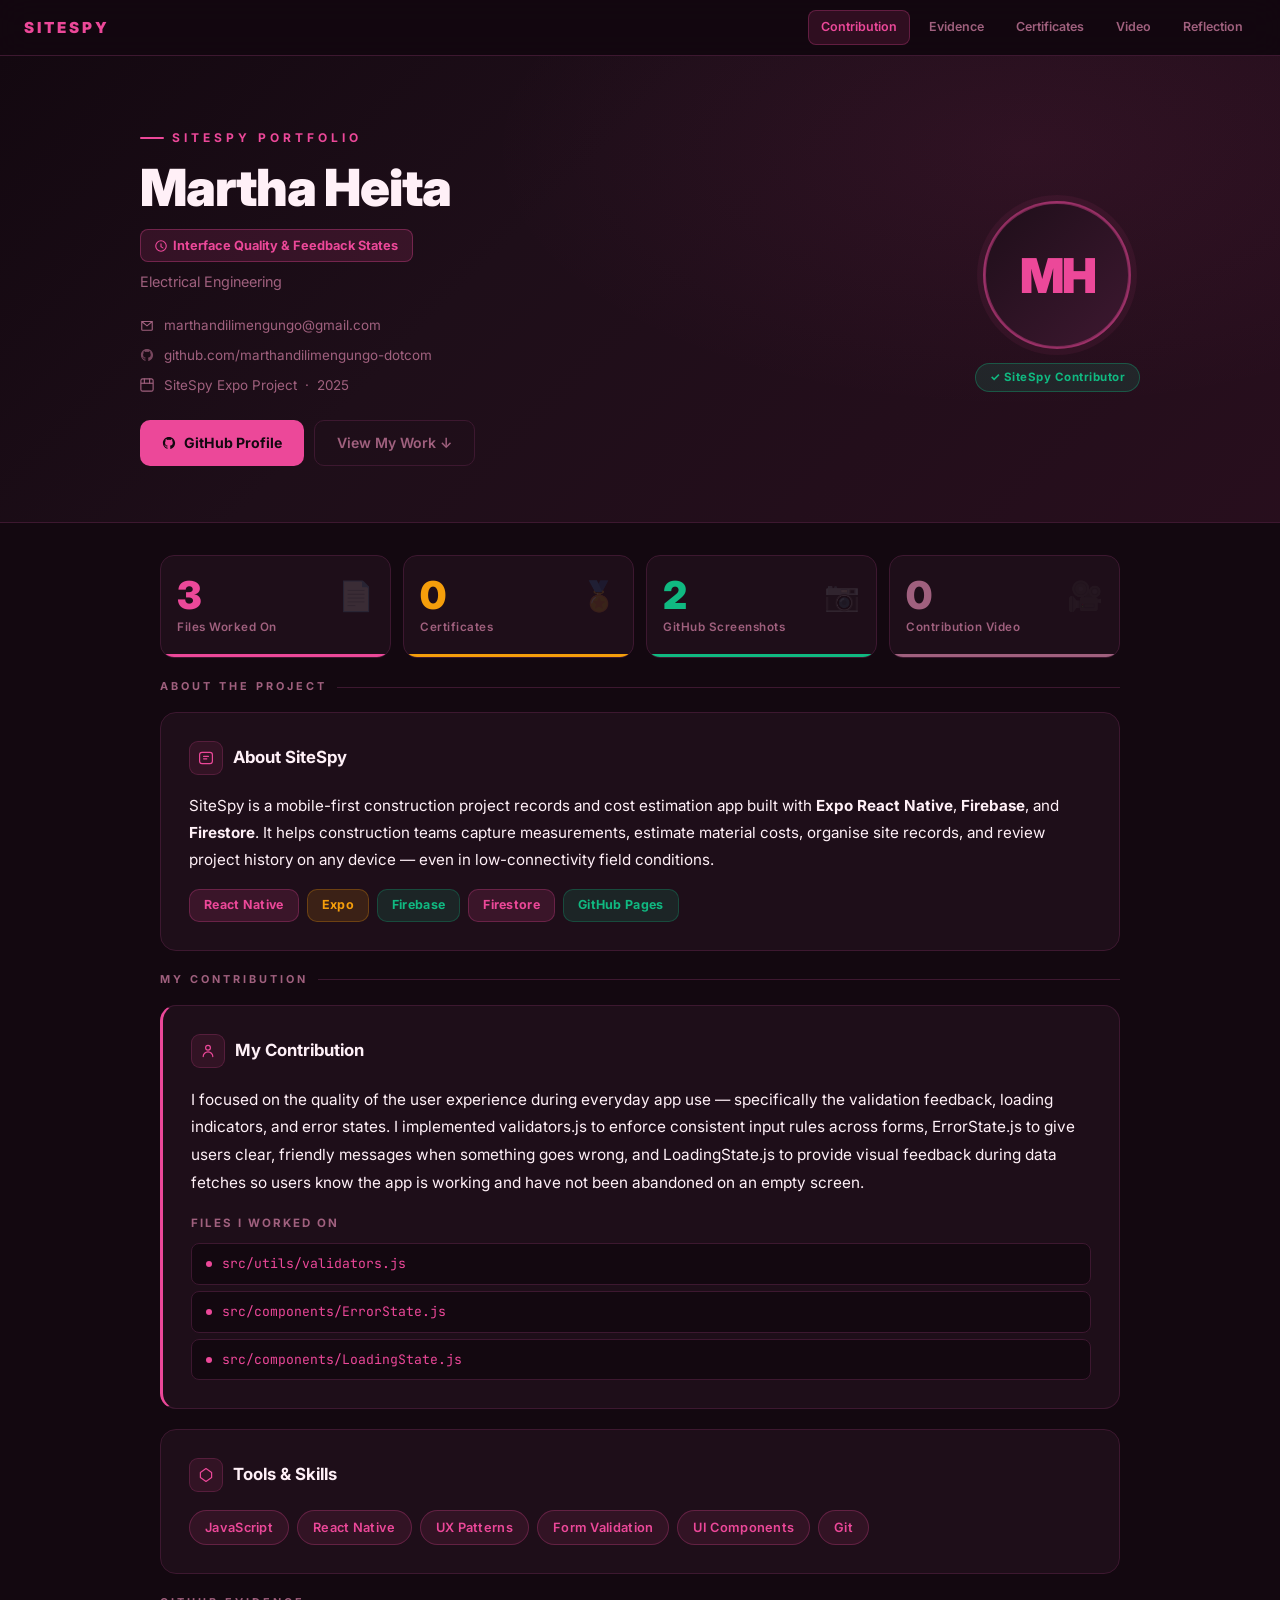
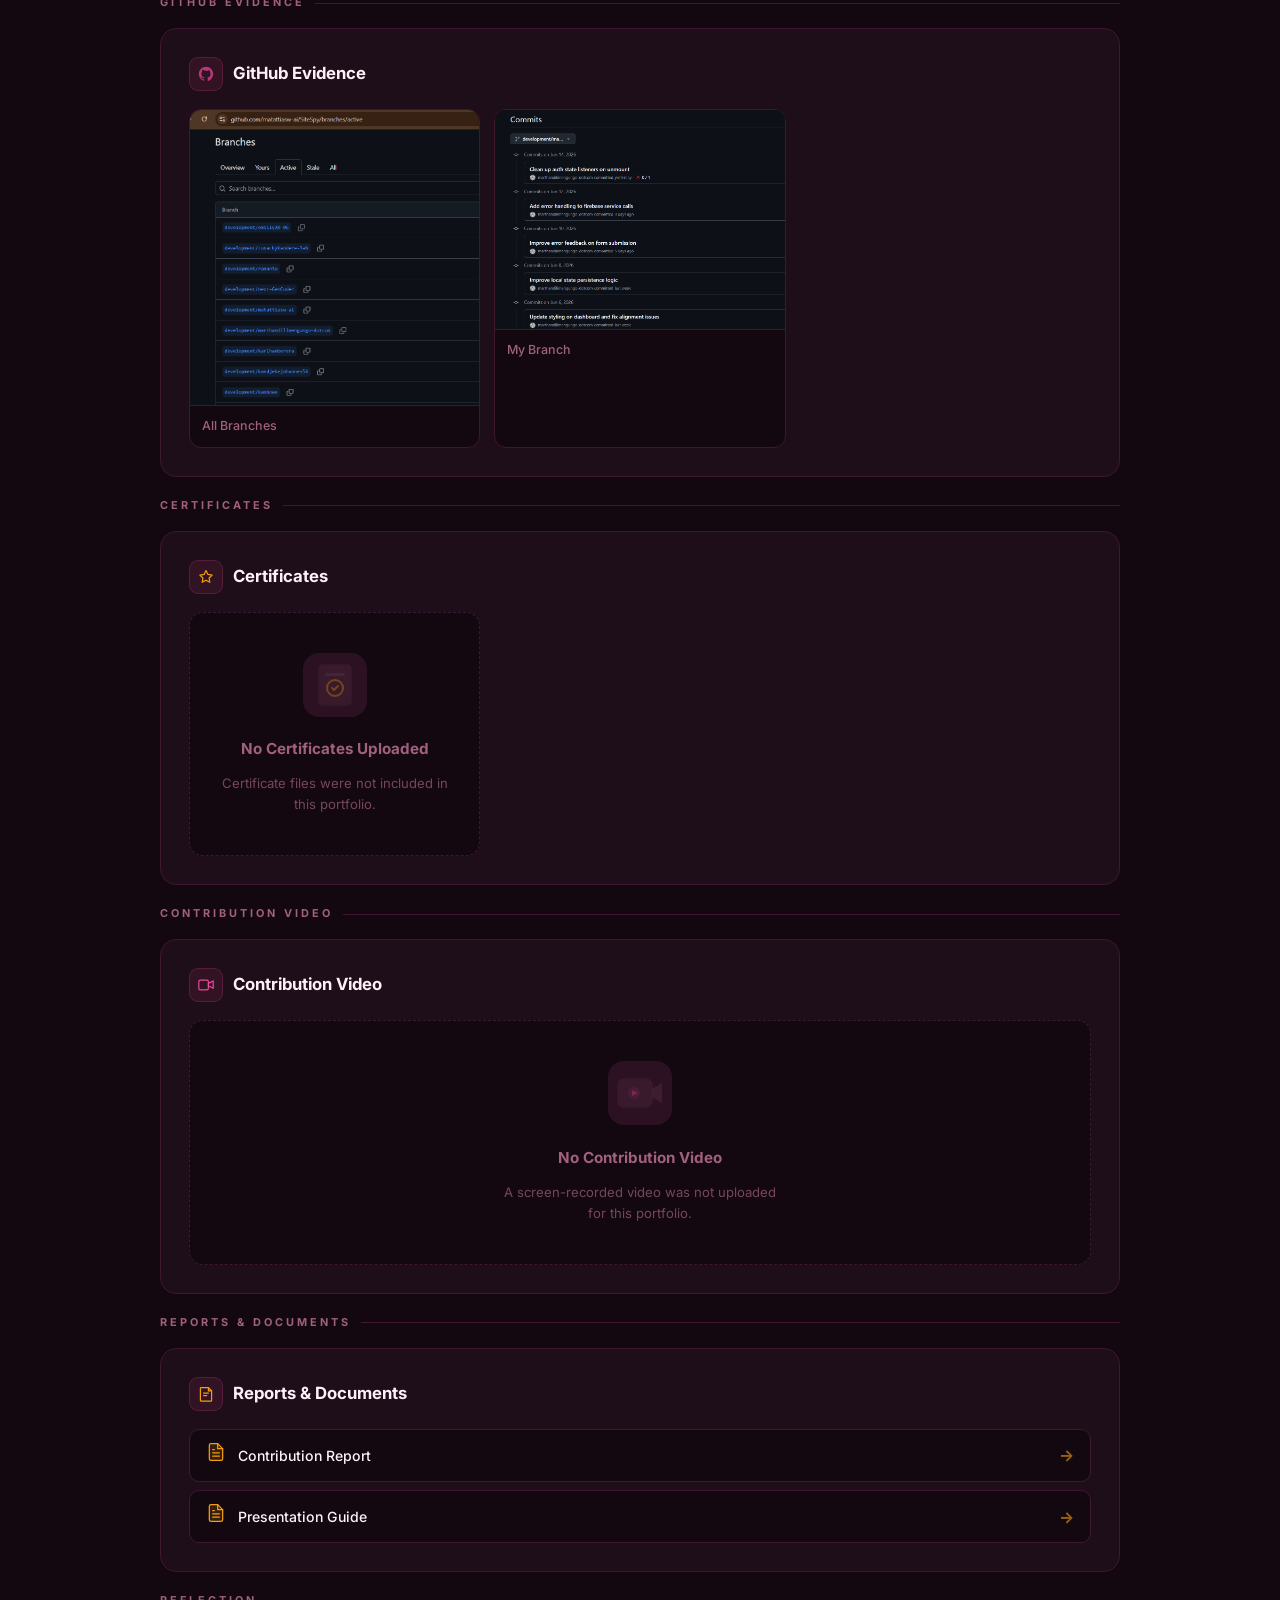
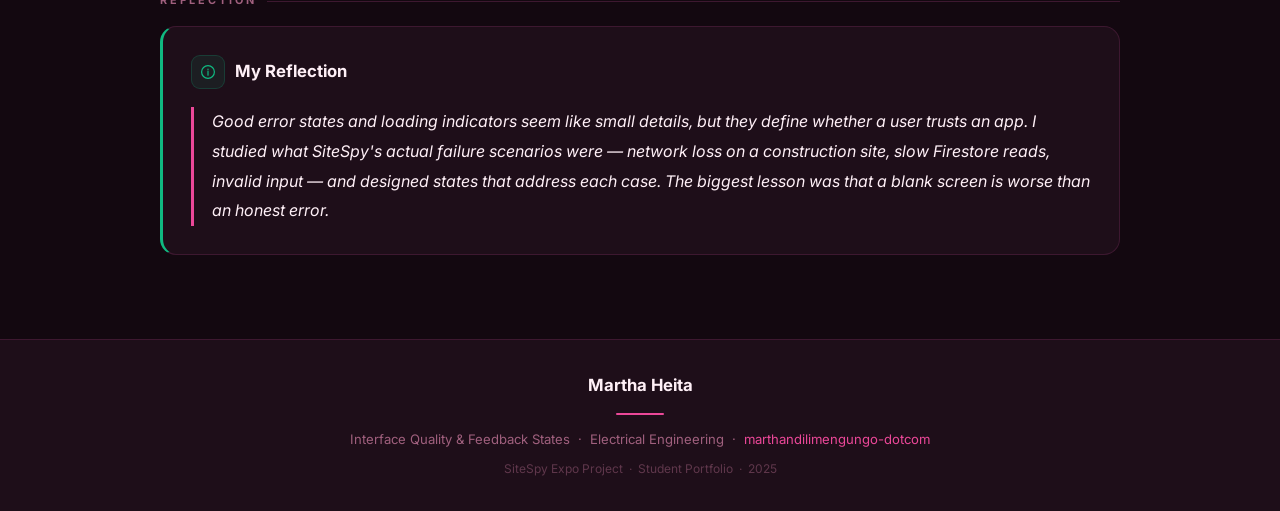
<file: index.html>
<!-- DEPLOY_MARKER: marthaheitaportfolio 20260616T072757Z 80e3e472 -->
<!DOCTYPE html>
<html lang="en">
<head>
  <meta charset="UTF-8" />
  <meta name="viewport" content="width=device-width, initial-scale=1.0" />
  <title>Martha Heita | SiteSpy Portfolio</title>
  <meta name="description" content="Martha Heita — Interface Quality &amp; Feedback States — SiteSpy student portfolio showcasing contribution evidence, certificates, and project reflection." />
  <meta property="og:title" content="Martha Heita | SiteSpy Portfolio" />
  <meta property="og:description" content="Interface Quality &amp; Feedback States — Electrical Engineering" />
  <meta property="og:url" content="https://marthandilimengungo-dotcom.github.io/MarthaHeitaPortfolio/" />
  <meta property="og:type" content="website" />
  <link rel="preconnect" href="https://fonts.googleapis.com" />
  <link rel="preconnect" href="https://fonts.gstatic.com" crossorigin />
  <link href="https://fonts.googleapis.com/css2?family=Inter:wght@400;500;600;700;900&family=JetBrains+Mono:wght@400;600&display=swap" rel="stylesheet" />
  <style>
    *, *::before, *::after { box-sizing: border-box; margin: 0; padding: 0; }
    :root {
      --bg: #130810;
      --surface: #1E0E19;
      --text: #FFF0F7;
      --muted: #A0607E;
      --accent: #EC4899;
      --border: #3D1830;
      --gold: #F59E0B;
      --success: #10B981;
      --radius: 16px;
      --gap: 20px;
      --font: "Inter", system-ui, sans-serif;
      --mono: "JetBrains Mono", monospace;
    }
    html { scroll-behavior: smooth; font-size: 16px; }
    body {
      font-family: var(--font);
      background: var(--bg);
      color: var(--text);
      min-height: 100vh;
      line-height: 1.65;
      overflow-x: hidden;
    }
    a { color: #EC4899; text-decoration: none; }
    a:hover { text-decoration: underline; }
    ::selection { background: #EC489944; color: var(--text); }

    /* ── SPLASH ── */
    #splash {
      position: fixed; inset: 0; z-index: 9999;
      background: #130810;
      display: flex; flex-direction: column;
      align-items: center; justify-content: center; gap: 20px;
      transition: opacity 0.5s ease, visibility 0.5s ease;
    }
    #splash.hidden { opacity: 0; visibility: hidden; pointer-events: none; }
    .splash-wordmark {
      font-size: 2rem; font-weight: 900; letter-spacing: 6px;
      color: #EC4899; text-transform: uppercase;
      animation: fadeUp 0.6s ease both;
    }
    .splash-name {
      font-size: 1rem; color: #A0607E; letter-spacing: 2px;
      animation: fadeUp 0.6s ease 0.15s both;
    }
    .splash-bar {
      width: 180px; height: 3px;
      background: #3D1830;
      border-radius: 3px; overflow: hidden;
      animation: fadeUp 0.6s ease 0.25s both;
    }
    .splash-bar-fill {
      height: 100%; width: 0%;
      background: linear-gradient(90deg, #EC4899, #10B981);
      border-radius: 3px;
      animation: barLoad 1.2s ease 0.3s forwards;
    }
    @keyframes barLoad { to { width: 100%; } }
    @keyframes fadeUp {
      from { opacity:0; transform:translateY(12px); }
      to   { opacity:1; transform:translateY(0); }
    }

    /* ── SCROLL REVEAL ── */
    .reveal {
      opacity: 0; transform: translateY(24px);
      transition: opacity 0.55s ease, transform 0.55s ease;
    }
    .reveal.visible { opacity: 1; transform: translateY(0); }

    /* ── NAV ── */
    nav {
      position: sticky; top: 0; z-index: 100;
      background: #130810dd;
      backdrop-filter: blur(16px);
      border-bottom: 1px solid #3D1830;
      padding: 0 24px;
      display: flex; align-items: center; justify-content: space-between;
      height: 56px;
    }
    .nav-brand {
      font-weight: 900; font-size: 0.95rem;
      letter-spacing: 3px; color: #EC4899; text-transform: uppercase;
    }
    .nav-links { display: flex; gap: 6px; }
    .nav-link {
      font-size: 0.78rem; font-weight: 600;
      color: #A0607E; padding: 6px 12px; border-radius: 8px;
      border: 1px solid transparent;
      transition: all 0.2s ease; text-decoration: none;
    }
    .nav-link:hover { background: #3D1830; color: #FFF0F7; border-color: #3D1830; text-decoration: none; }
    .nav-link.active { background: #EC489922; color: #EC4899; border-color: #EC489944; }

    /* ── HERO ── */
    .hero {
      background: linear-gradient(135deg, #130810 0%, #1E0E19 40%, #EC489918 100%);
      border-bottom: 1px solid #3D1830;
      padding: 72px 24px 56px;
      position: relative; overflow: hidden;
    }
    .hero::before {
      content: "";
      position: absolute; inset: 0;
      background: radial-gradient(ellipse 60% 80% at 80% 20%, #EC489912, transparent 70%);
      pointer-events: none;
    }
    .hero-inner {
      max-width: 1000px; margin: 0 auto;
      display: flex; flex-wrap: wrap;
      gap: 40px; align-items: center;
      position: relative;
    }
    .hero-text { flex: 1 1 320px; }
    .hero-photo { flex: 0 0 auto; display: flex; flex-direction: column; align-items: center; gap: 14px; }
    .wordmark {
      font-size: 0.75rem; font-weight: 700;
      color: #EC4899; letter-spacing: 4px;
      text-transform: uppercase; margin-bottom: 12px;
      display: flex; align-items: center; gap: 8px;
    }
    .wordmark::before {
      content: ""; display: block;
      width: 24px; height: 2px;
      background: #EC4899; border-radius: 2px;
    }
    h1 {
      font-size: clamp(2rem, 6vw, 3.2rem);
      font-weight: 900; color: #FFF0F7;
      line-height: 1.08; margin-bottom: 14px;
      letter-spacing: -0.02em;
    }
    .role-badge {
      display: inline-flex; align-items: center; gap: 6px;
      background: #EC489922;
      border: 1px solid #EC489955;
      color: #EC4899;
      font-size: 0.8rem; font-weight: 700;
      padding: 5px 14px; border-radius: 8px;
      margin-bottom: 8px;
    }
    .dept { color: #A0607E; font-size: 0.9rem; margin-bottom: 20px; }
    .hero-meta {
      display: flex; flex-direction: column; gap: 8px;
      margin-bottom: 24px;
    }
    .meta-row {
      display: flex; align-items: center; gap: 10px;
      font-size: 0.84rem; color: #A0607E;
    }
    .meta-row a { color: #A0607E; }
    .meta-row a:hover { color: #EC4899; }
    .hero-actions { display: flex; flex-wrap: wrap; gap: 10px; }
    .btn-primary {
      display: inline-flex; align-items: center; gap: 8px;
      background: #EC4899; color: #130810;
      font-size: 0.88rem; font-weight: 700;
      padding: 10px 22px; border-radius: 10px;
      transition: opacity 0.2s, transform 0.15s; text-decoration: none;
    }
    .btn-primary:hover { opacity: 0.88; transform: translateY(-1px); text-decoration: none; }
    .btn-ghost {
      display: inline-flex; align-items: center; gap: 8px;
      border: 1px solid #3D1830; color: #A0607E;
      font-size: 0.88rem; font-weight: 600;
      padding: 10px 22px; border-radius: 10px;
      transition: all 0.2s; text-decoration: none;
    }
    .btn-ghost:hover { border-color: #EC489944; color: #FFF0F7; text-decoration: none; }

    /* ── AVATAR / PROFILE IMAGE ── */
    .profile-img {
      width: 148px; height: 148px; border-radius: 50%;
      object-fit: cover;
      border: 3px solid #EC4899;
      box-shadow: 0 0 0 6px #EC489922, 0 16px 40px #EC489933;
      transition: transform 0.3s ease;
    }
    .profile-img:hover { transform: scale(1.04); }
    .profile-avatar {
      width: 148px; height: 148px; border-radius: 50%;
      background: linear-gradient(135deg, #1E0E19, #3D1830);
      border: 3px solid #EC489966;
      box-shadow: 0 0 0 6px #EC489911;
      display: flex; align-items: center; justify-content: center;
      font-size: 3rem; font-weight: 900; color: #EC4899;
      letter-spacing: -2px;
    }
    .contributor-badge {
      background: #10B98122;
      border: 1px solid #10B98155;
      color: #10B981;
      font-size: 0.72rem; font-weight: 700;
      padding: 4px 14px; border-radius: 20px;
      letter-spacing: 0.5px;
    }
    .pulse-ring {
      position: absolute;
      width: 148px; height: 148px; border-radius: 50%;
      border: 2px solid #EC489944;
      animation: pulse 2.5s ease-in-out infinite;
    }
    @keyframes pulse { 0%,100% { transform:scale(1); opacity:0.4; } 50% { transform:scale(1.12); opacity:0.1; } }
    .avatar-wrap { position: relative; display: flex; align-items: center; justify-content: center; }

    /* ── MAIN LAYOUT ── */
    .main { max-width: 1000px; margin: 0 auto; padding: 32px 20px 64px; }
    .section-label {
      font-size: 0.68rem; font-weight: 700; letter-spacing: 3px;
      text-transform: uppercase; color: #A0607E;
      margin-bottom: 16px; display: flex; align-items: center; gap: 10px;
    }
    .section-label::after {
      content: ""; flex: 1; height: 1px; background: #3D1830;
    }

    /* ── CARDS ── */
    .card {
      background: #1E0E19;
      border: 1px solid #3D1830;
      border-radius: var(--radius);
      padding: 28px;
      margin-bottom: var(--gap);
      transition: box-shadow 0.3s ease, border-color 0.3s ease;
    }
    .card:hover { border-color: #EC489944; box-shadow: 0 4px 24px #EC489911; }
    .card-accent { border-left: 3px solid #EC4899; }
    .card-gold { border-left: 3px solid #F59E0B; }
    .card-success { border-left: 3px solid #10B981; }
    .card-title {
      display: flex; align-items: center; gap: 10px;
      margin-bottom: 18px;
    }
    .card-title h2 {
      font-size: 1.05rem; font-weight: 700; color: #FFF0F7;
    }
    .card-title-icon {
      width: 34px; height: 34px; border-radius: 9px;
      background: #EC489918; border: 1px solid #EC489933;
      display: flex; align-items: center; justify-content: center;
      flex-shrink: 0;
    }

    /* ── STATS ── */
    .stats-row {
      display: grid;
      grid-template-columns: repeat(auto-fit, minmax(120px, 1fr));
      gap: 12px; margin-bottom: var(--gap);
    }
    .stat-card {
      background: #1E0E19; border: 1px solid #3D1830;
      border-radius: 14px; padding: 20px 16px;
      position: relative; overflow: hidden;
      transition: transform 0.2s, box-shadow 0.2s;
    }
    .stat-card:hover { transform: translateY(-3px); box-shadow: 0 8px 24px #13081088; }
    .stat-card::before {
      content: ""; position: absolute;
      bottom: 0; left: 0; right: 0; height: 3px;
    }
    .stat-card.s-accent::before { background: #EC4899; }
    .stat-card.s-gold::before { background: #F59E0B; }
    .stat-card.s-success::before { background: #10B981; }
    .stat-card.s-muted::before { background: #A0607E; }
    .stat-num { font-size: 2.4rem; font-weight: 900; line-height: 1; margin-bottom: 4px; }
    .stat-card.s-accent .stat-num { color: #EC4899; }
    .stat-card.s-gold .stat-num { color: #F59E0B; }
    .stat-card.s-success .stat-num { color: #10B981; }
    .stat-card.s-muted .stat-num { color: #A0607E; }
    .stat-lbl { font-size: 0.73rem; color: #A0607E; font-weight: 600; letter-spacing: 0.5px; }
    .stat-icon { position: absolute; top: 16px; right: 16px; opacity: 0.12; font-size: 1.8rem; }

    /* ── ABOUT SITESPY ── */
    .about-text { color: #FFF0F7; font-size: 0.95rem; line-height: 1.75; }
    .tech-row { display: flex; flex-wrap: wrap; gap: 8px; margin-top: 16px; }
    .tech-pill {
      font-size: 0.78rem; font-weight: 700;
      padding: 5px 14px; border-radius: 10px; letter-spacing: 0.3px;
    }
    .tp-accent { background: #EC489922; border: 1px solid #EC489944; color: #EC4899; }
    .tp-gold   { background: #F59E0B22;   border: 1px solid #F59E0B44;   color: #F59E0B; }
    .tp-success{ background: #10B98122;border: 1px solid #10B98144;color: #10B981; }

    /* ── CONTRIBUTION ── */
    .contrib-text { font-size: 0.96rem; line-height: 1.8; color: #FFF0F7; }
    .files-label { font-size: 0.72rem; font-weight: 700; letter-spacing: 2px; text-transform: uppercase; color: #A0607E; margin: 18px 0 10px; }
    .files-list { list-style: none; display: flex; flex-direction: column; gap: 6px; }
    .file-item {
      display: flex; align-items: center; gap: 10px;
      background: #130810; border: 1px solid #3D1830;
      border-radius: 8px; padding: 9px 14px;
      transition: border-color 0.2s, transform 0.15s;
      animation: fadeUp 0.4s ease calc(var(--i)*0.06s) both;
    }
    .file-item:hover { border-color: #EC489966; transform: translateX(4px); }
    .file-item::before {
      content: "";
      width: 6px; height: 6px; border-radius: 50%;
      background: #EC4899; flex-shrink: 0;
    }
    .file-item code {
      font-family: var(--mono); font-size: 0.82rem;
      color: #EC4899; background: none; padding: 0;
    }

    /* ── SKILLS ── */
    .chips { display: flex; flex-wrap: wrap; gap: 8px; }
    .chip {
      font-size: 0.8rem; font-weight: 600;
      padding: 6px 15px; border-radius: 20px;
      background: #EC489918; border: 1px solid #EC489944;
      color: #EC4899; letter-spacing: 0.3px;
      transition: background 0.2s, transform 0.15s;
      animation: fadeUp 0.4s ease calc(var(--i)*0.05s) both;
    }
    .chip:hover { background: #EC4899; color: #130810; transform: translateY(-2px); }

    /* ── GITHUB EVIDENCE ── */
    .gh-grid {
      display: grid;
      grid-template-columns: repeat(auto-fill, minmax(260px, 1fr));
      gap: 14px; margin-top: 6px;
    }
    .gh-card {
      background: #130810; border: 1px solid #3D1830;
      border-radius: 12px; overflow: hidden;
      transition: transform 0.25s ease, box-shadow 0.25s ease, border-color 0.25s;
    }
    .gh-card:hover { transform: translateY(-4px); box-shadow: 0 12px 32px #130810; border-color: #EC489955; }
    .gh-img-wrap { background: #130810; line-height: 0; }
    .gh-img-wrap img { width: 100%; display: block; border-bottom: 1px solid #3D1830; }
    .gh-placeholder {
      height: 160px; display: flex; align-items: center; justify-content: center;
    }
    .gh-placeholder svg { width: 64px; height: 64px; }
    .img-label { font-size: 0.78rem; color: #A0607E; padding: 10px 12px; font-weight: 500; }

    /* ── CERTIFICATES ── */
    .cert-grid {
      display: grid;
      grid-template-columns: repeat(auto-fill, minmax(220px, 1fr));
      gap: 14px; margin-top: 6px;
    }
    .cert-card {
      background: #130810; border: 1px solid #3D1830;
      border-radius: 12px; overflow: hidden;
      display: flex; flex-direction: column;
      transition: transform 0.25s, box-shadow 0.25s, border-color 0.25s;
    }
    .cert-card:hover { transform: translateY(-4px); box-shadow: 0 12px 32px #130810; border-color: #F59E0B55; }
    .cert-thumb {
      background: #1E0E19; border-bottom: 1px solid #3D1830;
      height: 120px; display: flex; align-items: center; justify-content: center;
      overflow: hidden;
    }
    .cert-thumb .cert-preview { width: 100%; height: 100%; object-fit: cover; }
    .cert-icon-wrap { opacity: 0.6; }
    .cert-body { padding: 14px; display: flex; flex-direction: column; gap: 10px; flex: 1; }
    .cert-name { font-size: 0.83rem; font-weight: 600; color: #FFF0F7; line-height: 1.4; }
    .btn-outline {
      display: inline-flex; align-items: center; gap: 6px;
      border: 1px solid #EC489955; color: #EC4899;
      font-size: 0.78rem; font-weight: 600;
      padding: 7px 14px; border-radius: 8px;
      transition: all 0.2s ease; text-decoration: none;
      align-self: flex-start;
    }
    .btn-outline:hover { background: #EC4899; color: #130810; border-color: #EC4899; text-decoration: none; }

    /* ── VIDEO ── */
    .video-wrap { display: flex; flex-direction: column; gap: 14px; }
    .video-player {
      width: 100%; max-width: 720px;
      border-radius: 12px; border: 1px solid #3D1830;
      background: #130810; display: block;
    }
    .video-meta { display: flex; flex-direction: column; gap: 4px; }
    .video-label { font-size: 0.95rem; font-weight: 700; color: #FFF0F7; }
    .video-sub { font-size: 0.82rem; color: #A0607E; }

    /* ── REPORTS ── */
    .reports-list { display: flex; flex-direction: column; gap: 8px; margin-top: 6px; }
    .report-row {
      display: flex; align-items: center; gap: 12px;
      background: #130810; border: 1px solid #3D1830;
      border-radius: 10px; padding: 12px 16px;
      text-decoration: none; color: #FFF0F7;
      transition: all 0.2s ease;
    }
    .report-row:hover { border-color: #F59E0B66; transform: translateX(4px); background: #F59E0B08; text-decoration: none; }
    .report-icon { flex-shrink: 0; }
    .report-name { flex: 1; font-size: 0.88rem; font-weight: 500; color: #FFF0F7; }
    .report-arrow { color: #F59E0B; font-weight: 700; opacity: 0.6; }

    /* ── EMPTY STATES ── */
    .empty-state {
      background: #130810;
      border: 1px dashed #3D1830;
      border-radius: 14px;
      padding: 40px 24px;
      display: flex; flex-direction: column;
      align-items: center; gap: 12px;
      text-align: center;
    }
    .empty-icon { opacity: 0.6; }
    .empty-title { font-size: 0.95rem; font-weight: 700; color: #A0607E; }
    .empty-sub { font-size: 0.82rem; color: #A0607E; opacity: 0.7; max-width: 280px; line-height: 1.6; }

    /* ── REFLECTION ── */
    .reflection-text {
      font-size: 1rem; line-height: 1.85;
      color: #FFF0F7; font-style: italic;
      border-left: 3px solid #EC4899;
      padding-left: 18px;
    }

    /* ── FOOTER ── */
    footer {
      background: #1E0E19;
      border-top: 1px solid #3D1830;
      padding: 32px 24px; text-align: center;
    }
    .footer-name { font-size: 1.05rem; font-weight: 700; color: #FFF0F7; margin-bottom: 6px; }
    .footer-sub { font-size: 0.82rem; color: #A0607E; }
    .footer-sub a { color: #EC4899; }
    .footer-divider { width: 48px; height: 2px; background: #EC4899; border-radius: 2px; margin: 14px auto; }

    /* ── MOBILE ── */
    @media (max-width: 640px) {
      .hero { padding: 48px 16px 40px; }
      .hero-inner { gap: 28px; }
      h1 { font-size: 2rem; }
      nav { padding: 0 16px; }
      .nav-links { display: none; }
      .main { padding: 20px 14px 48px; }
      .card { padding: 20px 16px; }
      .stats-row { grid-template-columns: repeat(2, 1fr); }
      .gh-grid { grid-template-columns: 1fr; }
      .cert-grid { grid-template-columns: 1fr; }
      .profile-img, .profile-avatar { width: 110px; height: 110px; }
      .pulse-ring { width: 110px; height: 110px; }
    }
    @media (max-width: 480px) {
      h1 { font-size: 1.7rem; }
      .btn-primary, .btn-ghost { width: 100%; justify-content: center; }
    }
  </style>
</head>
<body>

<!-- SPLASH -->
<div id="splash">
  <div class="splash-wordmark">SiteSpy</div>
  <div class="splash-name">Martha Heita</div>
  <div class="splash-bar"><div class="splash-bar-fill"></div></div>
</div>

<!-- NAV -->
<nav>
  <span class="nav-brand">SiteSpy</span>
  <div class="nav-links">
    <a href="#contribution" class="nav-link">Contribution</a>
    <a href="#evidence" class="nav-link">Evidence</a>
    <a href="#certificates" class="nav-link">Certificates</a>
    <a href="#video" class="nav-link">Video</a>
    <a href="#reflection" class="nav-link">Reflection</a>
  </div>
</nav>

<!-- HERO -->
<section class="hero">
  <div class="hero-inner">
    <div class="hero-text">
      <div class="wordmark">SiteSpy Portfolio</div>
      <h1>Martha Heita</h1>
      <div class="role-badge">
        <svg viewBox="0 0 16 16" fill="none" width="12" height="12"><circle cx="8" cy="8" r="7" stroke="currentColor" stroke-width="1.5"/><path d="M8 5v4l2.5 1.5" stroke="currentColor" stroke-width="1.5" stroke-linecap="round"/></svg>
        Interface Quality &amp; Feedback States
      </div>
      <p class="dept">Electrical Engineering</p>
      <div class="hero-meta">
        <div class="meta-row">
          <svg viewBox="0 0 16 16" fill="none" width="14" height="14"><path d="M2 4l6 5 6-5M2 4h12v9a1 1 0 0 1-1 1H3a1 1 0 0 1-1-1V4z" stroke="currentColor" stroke-width="1.3"/></svg>
          <a href="mailto:marthandilimengungo@gmail.com">marthandilimengungo@gmail.com</a>
        </div>
        <div class="meta-row">
          <svg viewBox="0 0 16 16" fill="none" width="14" height="14"><path d="M8 1C4 1 1 4 1 8c0 3.1 2 5.7 4.8 6.7.4.1.5-.2.5-.4v-1.3c-2 .4-2.4-.9-2.4-.9-.3-.8-.8-1-.8-1-.6-.4 0-.4 0-.4.7 0 1.1.7 1.1.7.6 1 1.6.7 2 .6 0-.5.2-.7.5-.9-1.6-.2-3.2-.8-3.2-3.5 0-.8.3-1.4.7-1.9-.1-.2-.3-.9 0-1.9 0 0 .6-.2 2 .7a6.7 6.7 0 0 1 3.5 0c1.3-.9 1.9-.7 1.9-.7.3 1 .1 1.7 0 1.9.5.5.7 1.1.7 1.9 0 2.7-1.7 3.3-3.3 3.5.3.2.5.7.5 1.4v2c0 .2.1.5.5.4C13 13.7 15 11.1 15 8c0-3.9-3.1-7-7-7z" fill="currentColor" opacity=".7"/></svg>
          <a href="https://github.com/marthandilimengungo-dotcom" target="_blank">github.com/marthandilimengungo-dotcom</a>
        </div>
        <div class="meta-row">
          <svg viewBox="0 0 16 16" fill="none" width="14" height="14"><path d="M13 1H3a2 2 0 0 0-2 2v10a2 2 0 0 0 2 2h10a2 2 0 0 0 2-2V3a2 2 0 0 0-2-2z" stroke="currentColor" stroke-width="1.3"/><path d="M1 6h14" stroke="currentColor" stroke-width="1.3"/><path d="M5 1v5M11 1v5" stroke="currentColor" stroke-width="1.3" stroke-linecap="round"/></svg>
          <span>SiteSpy Expo Project &nbsp;&middot;&nbsp; 2025</span>
        </div>
      </div>
      <div class="hero-actions">
        <a href="https://github.com/marthandilimengungo-dotcom" target="_blank" class="btn-primary">
          <svg viewBox="0 0 16 16" fill="none" width="14" height="14"><path d="M8 1C4 1 1 4 1 8c0 3.1 2 5.7 4.8 6.7.4.1.5-.2.5-.4v-1.3c-2 .4-2.4-.9-2.4-.9-.3-.8-.8-1-.8-1-.6-.4 0-.4 0-.4.7 0 1.1.7 1.1.7.6 1 1.6.7 2 .6 0-.5.2-.7.5-.9-1.6-.2-3.2-.8-3.2-3.5 0-.8.3-1.4.7-1.9-.1-.2-.3-.9 0-1.9 0 0 .6-.2 2 .7a6.7 6.7 0 0 1 3.5 0c1.3-.9 1.9-.7 1.9-.7.3 1 .1 1.7 0 1.9.5.5.7 1.1.7 1.9 0 2.7-1.7 3.3-3.3 3.5.3.2.5.7.5 1.4v2c0 .2.1.5.5.4C13 13.7 15 11.1 15 8c0-3.9-3.1-7-7-7z" fill="currentColor"/></svg>
          GitHub Profile
        </a>
        <a href="#contribution" class="btn-ghost">View My Work &darr;</a>
      </div>
    </div>
    <div class="hero-photo">
      <div class="avatar-wrap">
        <div class="pulse-ring"></div>
        <div class="profile-avatar"><span>MH</span></div>
      </div>
      <span class="contributor-badge">&#10003; SiteSpy Contributor</span>
    </div>
  </div>
</section>

<!-- MAIN -->
<main class="main">

  <!-- Stats -->
  <div class="stats-row">
    <div class="stat-card s-accent reveal" style="--i:0">
      <span class="stat-icon">&#128196;</span>
      <div class="stat-num">3</div>
      <div class="stat-lbl">Files Worked On</div>
    </div>
    <div class="stat-card s-gold reveal" style="--i:1">
      <span class="stat-icon">&#127941;</span>
      <div class="stat-num">0</div>
      <div class="stat-lbl">Certificates</div>
    </div>
    <div class="stat-card s-success reveal" style="--i:2">
      <span class="stat-icon">&#128247;</span>
      <div class="stat-num">2</div>
      <div class="stat-lbl">GitHub Screenshots</div>
    </div>
    <div class="stat-card s-muted reveal" style="--i:3">
      <span class="stat-icon">&#127909;</span>
      <div class="stat-num">0</div>
      <div class="stat-lbl">Contribution Video</div>
    </div>
  </div>

  <!-- About SiteSpy -->
  <div class="section-label">About the Project</div>
  <div class="card reveal">
    <div class="card-title">
      <div class="card-title-icon">
        <svg viewBox="0 0 20 20" fill="none" width="16" height="16"><rect x="2" y="3" width="16" height="14" rx="3" stroke="#EC4899" stroke-width="1.5"/><path d="M7 8h6M7 11h4" stroke="#EC4899" stroke-width="1.5" stroke-linecap="round"/></svg>
      </div>
      <h2>About SiteSpy</h2>
    </div>
    <p class="about-text">SiteSpy is a mobile-first construction project records and cost estimation app built with <strong>Expo React Native</strong>, <strong>Firebase</strong>, and <strong>Firestore</strong>. It helps construction teams capture measurements, estimate material costs, organise site records, and review project history on any device — even in low-connectivity field conditions.</p>
    <div class="tech-row">
      <span class="tech-pill tp-accent">React Native</span>
      <span class="tech-pill tp-gold">Expo</span>
      <span class="tech-pill tp-success">Firebase</span>
      <span class="tech-pill tp-accent">Firestore</span>
      <span class="tech-pill tp-success">GitHub Pages</span>
    </div>
  </div>

  <!-- My Contribution -->
  <div class="section-label" id="contribution">My Contribution</div>
  <div class="card card-accent reveal">
    <div class="card-title">
      <div class="card-title-icon">
        <svg viewBox="0 0 20 20" fill="none" width="16" height="16"><circle cx="10" cy="6" r="3" stroke="#EC4899" stroke-width="1.5"/><path d="M4 17c0-3.3 2.7-6 6-6s6 2.7 6 6" stroke="#EC4899" stroke-width="1.5" stroke-linecap="round"/></svg>
      </div>
      <h2>My Contribution</h2>
    </div>
    <p class="contrib-text">I focused on the quality of the user experience during everyday app use — specifically the validation feedback, loading indicators, and error states. I implemented validators.js to enforce consistent input rules across forms, ErrorState.js to give users clear, friendly messages when something goes wrong, and LoadingState.js to provide visual feedback during data fetches so users know the app is working and have not been abandoned on an empty screen.</p>
    <p class="files-label">Files I Worked On</p>
    <ul class="files-list"><li class="file-item" style="--i:0"><code>src/utils/validators.js</code></li><li class="file-item" style="--i:1"><code>src/components/ErrorState.js</code></li><li class="file-item" style="--i:2"><code>src/components/LoadingState.js</code></li></ul>
  </div>

  <!-- Skills -->
  <div class="card reveal">
    <div class="card-title">
      <div class="card-title-icon">
        <svg viewBox="0 0 20 20" fill="none" width="16" height="16"><path d="M10 2L3 7v6l7 5 7-5V7l-7-5z" stroke="#EC4899" stroke-width="1.5" stroke-linejoin="round"/></svg>
      </div>
      <h2>Tools &amp; Skills</h2>
    </div>
    <div class="chips"><span class="chip" style="--i:0">JavaScript</span><span class="chip" style="--i:1">React Native</span><span class="chip" style="--i:2">UX Patterns</span><span class="chip" style="--i:3">Form Validation</span><span class="chip" style="--i:4">UI Components</span><span class="chip" style="--i:5">Git</span></div>
  </div>

  <!-- GitHub Evidence -->
  <div class="section-label" id="evidence">GitHub Evidence</div>
  <div class="card reveal">
    <div class="card-title">
      <div class="card-title-icon">
        <svg viewBox="0 0 20 20" fill="none" width="16" height="16"><path d="M10 1C5.03 1 1 5.03 1 10c0 3.98 2.58 7.36 6.16 8.55.45.08.61-.2.61-.44v-1.55c-2.5.54-3.03-1.2-3.03-1.2-.41-1.04-.99-1.32-.99-1.32-.81-.55.06-.54.06-.54.9.06 1.37.92 1.37.92.8 1.37 2.08.97 2.59.74.08-.58.31-.97.57-1.19-1.98-.23-4.06-.99-4.06-4.4 0-.97.35-1.77.92-2.39-.09-.23-.4-1.13.09-2.36 0 0 .75-.24 2.45.91A8.52 8.52 0 0 1 10 5.8a8.52 8.52 0 0 1 2.24.3c1.7-1.15 2.45-.91 2.45-.91.49 1.23.18 2.13.09 2.36.57.62.92 1.42.92 2.39 0 3.42-2.08 4.17-4.07 4.39.32.28.6.82.6 1.65v2.45c0 .24.16.52.62.43C16.42 17.36 19 13.98 19 10c0-4.97-4.03-9-9-9z" fill="#EC4899" opacity=".7"/></svg>
      </div>
      <h2>GitHub Evidence</h2>
    </div>
    <div class="gh-grid"><div class="gh-card reveal" style="--i:0">
                  <div class="gh-img-wrap"><img src="[data-uri]" alt="All Branches" loading="lazy" /></div>
                  <p class="img-label">All Branches</p>
                </div><div class="gh-card reveal" style="--i:1">
                  <div class="gh-img-wrap"><img src="[data-uri]" alt="My Branch" loading="lazy" /></div>
                  <p class="img-label">My Branch</p>
                </div></div>
  </div>

  <!-- Certificates -->
  <div class="section-label" id="certificates">Certificates</div>
  <div class="card reveal">
    <div class="card-title">
      <div class="card-title-icon">
        <svg viewBox="0 0 20 20" fill="none" width="16" height="16"><path d="M10 2l2.4 4.8 5.3.8-3.8 3.7.9 5.3L10 14l-4.8 2.6.9-5.3L2.3 7.6l5.3-.8L10 2z" stroke="#F59E0B" stroke-width="1.5" stroke-linejoin="round"/></svg>
      </div>
      <h2>Certificates</h2>
    </div>
    <div class="cert-grid"><div class="empty-state reveal">
          <div class="empty-icon">
            <svg viewBox="0 0 64 64" fill="none" width="64" height="64">
              <rect width="64" height="64" rx="16" fill="#3D1830"/>
              <rect x="16" y="12" width="32" height="40" rx="4" fill="#A0607E" opacity=".2" stroke="#A0607E" stroke-width="1.5"/>
              <circle cx="32" cy="35" r="8" fill="none" stroke="#F59E0B" stroke-width="2" opacity=".6"/>
              <path d="M29 35l2 2 4-4" stroke="#F59E0B" stroke-width="2" stroke-linecap="round" opacity=".6"/>
              <rect x="22" y="20" width="20" height="3" rx="1.5" fill="#A0607E" opacity=".3"/>
            </svg>
          </div>
          <p class="empty-title">No Certificates Uploaded</p>
          <p class="empty-sub">Certificate files were not included in this portfolio.</p>
        </div></div>
  </div>

  <!-- Contribution Video -->
  <div class="section-label" id="video">Contribution Video</div>
  <div class="card reveal">
    <div class="card-title">
      <div class="card-title-icon">
        <svg viewBox="0 0 20 20" fill="none" width="16" height="16"><rect x="1" y="4" width="12" height="12" rx="2" stroke="#EC4899" stroke-width="1.5"/><path d="M13 8l6-3v9l-6-3V8z" stroke="#EC4899" stroke-width="1.5" stroke-linejoin="round"/></svg>
      </div>
      <h2>Contribution Video</h2>
    </div>
    <div class="empty-state reveal">
          <div class="empty-icon">
            <svg viewBox="0 0 64 64" fill="none" width="64" height="64">
              <rect width="64" height="64" rx="16" fill="#3D1830"/>
              <rect x="10" y="18" width="34" height="28" rx="6" fill="#A0607E" opacity=".2" stroke="#A0607E" stroke-width="1.5"/>
              <path d="M44 28l10-6v20l-10-6V28z" fill="#A0607E" opacity=".3"/>
              <circle cx="26" cy="32" r="6" fill="#EC4899" opacity=".2"/>
              <path d="M24 29l6 3-6 3V29z" fill="#EC4899" opacity=".6"/>
            </svg>
          </div>
          <p class="empty-title">No Contribution Video</p>
          <p class="empty-sub">A screen-recorded video was not uploaded for this portfolio.</p>
        </div>
  </div>

  <!-- Reports -->
  <div class="section-label" id="reports">Reports &amp; Documents</div>
  <div class="card reveal">
    <div class="card-title">
      <div class="card-title-icon">
        <svg viewBox="0 0 20 20" fill="none" width="16" height="16"><path d="M5 2h8l4 4v12a1 1 0 0 1-1 1H4a1 1 0 0 1-1-1V3a1 1 0 0 1 1-1z" stroke="#F59E0B" stroke-width="1.5"/><path d="M13 2v4h4M7 9h6M7 12h4" stroke="#F59E0B" stroke-width="1.5" stroke-linecap="round"/></svg>
      </div>
      <h2>Reports &amp; Documents</h2>
    </div>
    <div class="reports-list"><a href="docs/contribution-report.pdf" target="_blank" class="report-row reveal" style="--i:0">
              <div class="report-icon">
                <svg viewBox="0 0 24 24" fill="none" width="20" height="20"><path d="M14 2H6a2 2 0 0 0-2 2v16a2 2 0 0 0 2 2h12a2 2 0 0 0 2-2V8l-6-6z" stroke="#F59E0B" stroke-width="1.5" fill="#F59E0B" fill-opacity=".15"/><path d="M14 2v6h6M16 13H8M16 17H8M10 9H8" stroke="#F59E0B" stroke-width="1.5" stroke-linecap="round"/></svg>
              </div>
              <span class="report-name">Contribution Report</span>
              <span class="report-arrow">&rarr;</span>
            </a><a href="docs/presentation-guide.pdf" target="_blank" class="report-row reveal" style="--i:1">
              <div class="report-icon">
                <svg viewBox="0 0 24 24" fill="none" width="20" height="20"><path d="M14 2H6a2 2 0 0 0-2 2v16a2 2 0 0 0 2 2h12a2 2 0 0 0 2-2V8l-6-6z" stroke="#F59E0B" stroke-width="1.5" fill="#F59E0B" fill-opacity=".15"/><path d="M14 2v6h6M16 13H8M16 17H8M10 9H8" stroke="#F59E0B" stroke-width="1.5" stroke-linecap="round"/></svg>
              </div>
              <span class="report-name">Presentation Guide</span>
              <span class="report-arrow">&rarr;</span>
            </a></div>
  </div>

  <!-- Reflection -->
  <div class="section-label" id="reflection">Reflection</div>
  <div class="card card-success reveal">
    <div class="card-title">
      <div class="card-title-icon" style="background:#10B98118;border-color:#10B98133;">
        <svg viewBox="0 0 20 20" fill="none" width="16" height="16"><path d="M10 18a8 8 0 1 0 0-16 8 8 0 0 0 0 16z" stroke="#10B981" stroke-width="1.5"/><path d="M10 9v5M10 6.5v.5" stroke="#10B981" stroke-width="1.5" stroke-linecap="round"/></svg>
      </div>
      <h2>My Reflection</h2>
    </div>
    <p class="reflection-text">Good error states and loading indicators seem like small details, but they define whether a user trusts an app. I studied what SiteSpy's actual failure scenarios were — network loss on a construction site, slow Firestore reads, invalid input — and designed states that address each case. The biggest lesson was that a blank screen is worse than an honest error.</p>
  </div>

</main>

<footer>
  <div class="footer-name">Martha Heita</div>
  <div class="footer-divider"></div>
  <p class="footer-sub">
    Interface Quality &amp; Feedback States &nbsp;&middot;&nbsp; Electrical Engineering &nbsp;&middot;&nbsp;
    <a href="https://github.com/marthandilimengungo-dotcom" target="_blank">marthandilimengungo-dotcom</a>
  </p>
  <p class="footer-sub" style="margin-top:8px;opacity:0.5;font-size:0.75rem;">SiteSpy Expo Project &nbsp;&middot;&nbsp; Student Portfolio &nbsp;&middot;&nbsp; 2025</p>
</footer>

<script>
  // Splash screen
  window.addEventListener("load", function() {
    setTimeout(function() {
      document.getElementById("splash").classList.add("hidden");
    }, 1400);
  });

  // Scroll-reveal
  var reveals = document.querySelectorAll(".reveal");
  var io = new IntersectionObserver(function(entries) {
    entries.forEach(function(e) {
      if (e.isIntersecting) {
        e.target.classList.add("visible");
        io.unobserve(e.target);
      }
    });
  }, { threshold: 0.08, rootMargin: "0px 0px -32px 0px" });
  reveals.forEach(function(el) { io.observe(el); });

  // Active nav link on scroll
  var navLinks = document.querySelectorAll(".nav-link");
  window.addEventListener("scroll", function() {
    var scrollY = window.scrollY + 80;
    navLinks.forEach(function(link) {
      var id = link.getAttribute("href").slice(1);
      var target = document.getElementById(id);
      if (target && target.offsetTop <= scrollY && target.offsetTop + target.offsetHeight > scrollY) {
        navLinks.forEach(function(l) { l.classList.remove("active"); });
        link.classList.add("active");
      }
    });
  });

  // Stat number count-up animation
  document.querySelectorAll(".stat-num").forEach(function(el) {
    var target = parseInt(el.textContent, 10);
    if (isNaN(target) || target === 0) return;
    var start = 0;
    var dur = 800;
    var step = dur / target;
    var timer = setInterval(function() {
      start++;
      el.textContent = start;
      if (start >= target) clearInterval(timer);
    }, step < 16 ? 16 : step);
  });
</script>

</body>
</html>
</file>
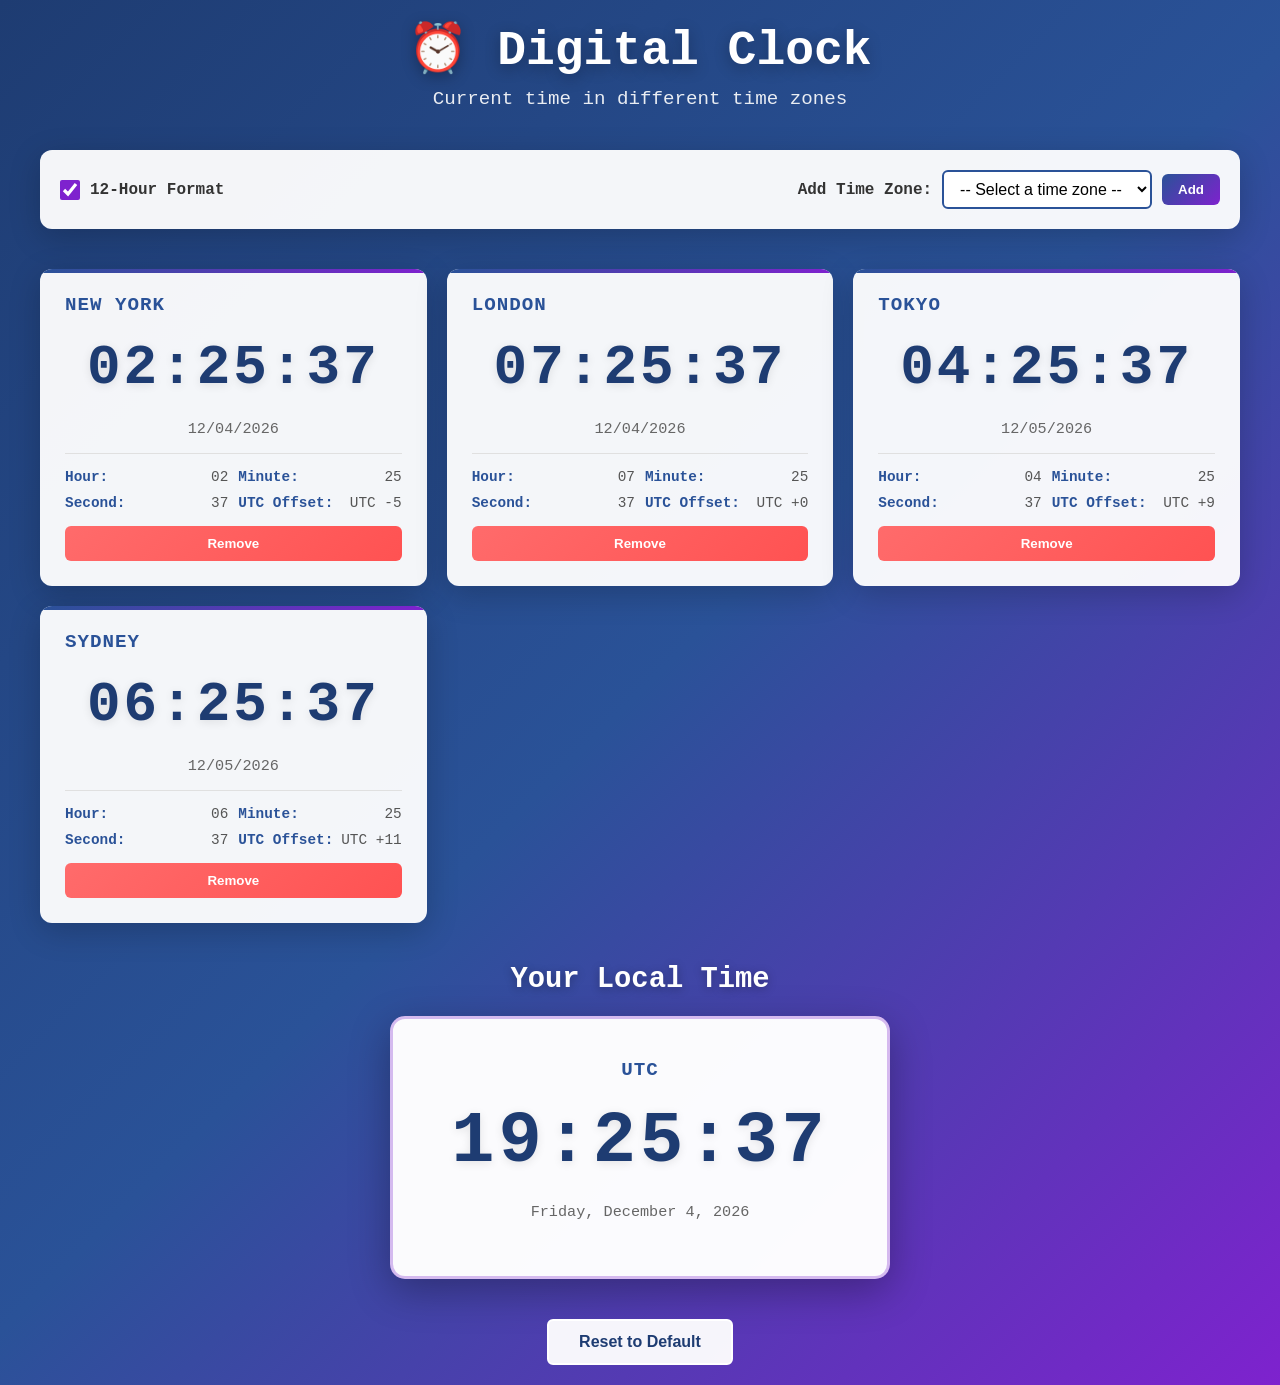
<file: clock.html>
<!DOCTYPE html>
<html lang="en">
<head>
    <meta charset="UTF-8">
    <meta name="viewport" content="width=device-width, initial-scale=1.0">
    <title>Digital Clock - Multiple Time Zones</title>
    <link rel="stylesheet" href="clock-styles.css">
</head>
<body>
    <div class="container">
        <div class="header">
            <h1>⏰ Digital Clock</h1>
            <p class="subtitle">Current time in different time zones</p>
        </div>

        <div class="controls">
            <div class="format-toggle">
                <label for="formatToggle">
                    <input type="checkbox" id="formatToggle" checked>
                    <span>12-Hour Format</span>
                </label>
            </div>
            
            <div class="timezone-selector">
                <label for="addTimezone">Add Time Zone:</label>
                <select id="addTimezone" class="timezone-dropdown">
                    <option value="">-- Select a time zone --</option>
                </select>
                <button id="addBtn" class="add-timezone-btn">Add</button>
            </div>
        </div>

        <div class="clocks-container" id="clocksContainer">
            <!-- Clocks will be dynamically inserted here -->
        </div>

        <div class="local-clock-section">
            <h2>Your Local Time</h2>
            <div class="local-clock-card">
                <div class="timezone-name" id="localTimezone">Loading...</div>
                <div class="digital-display" id="localClock">00:00:00</div>
                <div class="date-display" id="localDate">Loading...</div>
            </div>
        </div>

        <button id="resetBtn" class="reset-btn">Reset to Default</button>
    </div>

    <script src="clock-script.js"></script>
</body>
</html>
</file>
<file: clock-styles.css>
* {
    margin: 0;
    padding: 0;
    box-sizing: border-box;
}

body {
    font-family: 'Courier New', monospace;
    background: linear-gradient(135deg, #1e3c72 0%, #2a5298 50%, #7e22ce 100%);
    min-height: 100vh;
    display: flex;
    justify-content: center;
    align-items: center;
    padding: 20px;
    color: #333;
}

.container {
    width: 100%;
    max-width: 1200px;
}

.header {
    text-align: center;
    margin-bottom: 40px;
    color: white;
}

.header h1 {
    font-size: 3em;
    margin-bottom: 10px;
    text-shadow: 0 4px 15px rgba(0, 0, 0, 0.3);
    animation: pulse 2s ease-in-out infinite;
}

.header .subtitle {
    font-size: 1.2em;
    opacity: 0.9;
}

@keyframes pulse {
    0%, 100% {
        transform: scale(1);
    }
    50% {
        transform: scale(1.02);
    }
}

.controls {
    display: flex;
    justify-content: space-between;
    align-items: center;
    gap: 20px;
    margin-bottom: 40px;
    background: rgba(255, 255, 255, 0.95);
    padding: 20px;
    border-radius: 12px;
    box-shadow: 0 8px 32px rgba(0, 0, 0, 0.2);
    flex-wrap: wrap;
}

.format-toggle {
    display: flex;
    align-items: center;
}

.format-toggle label {
    display: flex;
    align-items: center;
    cursor: pointer;
    font-weight: 600;
    gap: 10px;
}

.format-toggle input {
    width: 20px;
    height: 20px;
    cursor: pointer;
    accent-color: #7e22ce;
}

.timezone-selector {
    display: flex;
    gap: 10px;
    align-items: center;
    flex-wrap: wrap;
}

.timezone-selector label {
    font-weight: 600;
}

.timezone-dropdown {
    padding: 8px 12px;
    border: 2px solid #2a5298;
    border-radius: 6px;
    font-size: 1em;
    cursor: pointer;
    background: white;
    transition: border-color 0.3s ease;
}

.timezone-dropdown:focus {
    outline: none;
    border-color: #7e22ce;
}

.add-timezone-btn {
    padding: 8px 16px;
    background: linear-gradient(135deg, #2a5298 0%, #7e22ce 100%);
    color: white;
    border: none;
    border-radius: 6px;
    cursor: pointer;
    font-weight: 600;
    transition: transform 0.2s ease, box-shadow 0.2s ease;
}

.add-timezone-btn:hover {
    transform: translateY(-2px);
    box-shadow: 0 5px 15px rgba(122, 34, 206, 0.4);
}

.add-timezone-btn:active {
    transform: translateY(0);
}

.clocks-container {
    display: grid;
    grid-template-columns: repeat(auto-fit, minmax(300px, 1fr));
    gap: 20px;
    margin-bottom: 40px;
}

.clock-card {
    background: rgba(255, 255, 255, 0.95);
    border-radius: 12px;
    padding: 25px;
    box-shadow: 0 8px 32px rgba(0, 0, 0, 0.2);
    transition: transform 0.3s ease, box-shadow 0.3s ease;
    position: relative;
    overflow: hidden;
}

.clock-card::before {
    content: '';
    position: absolute;
    top: 0;
    left: 0;
    right: 0;
    height: 4px;
    background: linear-gradient(90deg, #2a5298 0%, #7e22ce 100%);
}

.clock-card:hover {
    transform: translateY(-5px);
    box-shadow: 0 12px 40px rgba(0, 0, 0, 0.3);
}

.timezone-name {
    font-size: 1.2em;
    font-weight: 600;
    color: #2a5298;
    margin-bottom: 10px;
    text-transform: uppercase;
    letter-spacing: 1px;
}

.digital-display {
    font-size: 3.5em;
    font-weight: bold;
    color: #1e3c72;
    font-family: 'Courier New', monospace;
    margin: 20px 0;
    text-align: center;
    letter-spacing: 3px;
    text-shadow: 0 2px 10px rgba(0, 0, 0, 0.1);
}

.date-display {
    font-size: 0.95em;
    color: #666;
    text-align: center;
    margin-bottom: 15px;
    font-weight: 500;
}

.time-details {
    display: grid;
    grid-template-columns: 1fr 1fr;
    gap: 10px;
    font-size: 0.9em;
    color: #555;
    margin-top: 15px;
    padding-top: 15px;
    border-top: 1px solid #e0e0e0;
}

.detail-item {
    display: flex;
    justify-content: space-between;
}

.detail-label {
    font-weight: 600;
    color: #2a5298;
}

.remove-btn {
    width: 100%;
    padding: 10px;
    margin-top: 15px;
    background: linear-gradient(135deg, #ff6b6b 0%, #ff5252 100%);
    color: white;
    border: none;
    border-radius: 6px;
    cursor: pointer;
    font-weight: 600;
    transition: background 0.3s ease;
}

.remove-btn:hover {
    background: linear-gradient(135deg, #ff5252 0%, #ff4444 100%);
}

.local-clock-section {
    text-align: center;
    margin-bottom: 40px;
}

.local-clock-section h2 {
    color: white;
    margin-bottom: 20px;
    font-size: 1.8em;
    text-shadow: 0 2px 10px rgba(0, 0, 0, 0.3);
}

.local-clock-card {
    background: rgba(255, 255, 255, 0.98);
    border-radius: 15px;
    padding: 40px;
    box-shadow: 0 12px 40px rgba(0, 0, 0, 0.3);
    border: 3px solid rgba(122, 34, 206, 0.3);
    max-width: 500px;
    margin: 0 auto;
}

.local-clock-card .digital-display {
    font-size: 4.5em;
    letter-spacing: 4px;
    animation: tick 0.5s ease-in-out infinite alternate;
}

@keyframes tick {
    0% {
        text-shadow: 0 2px 10px rgba(0, 0, 0, 0.1), 0 0 20px rgba(122, 34, 206, 0.3);
    }
    100% {
        text-shadow: 0 2px 10px rgba(0, 0, 0, 0.1), 0 0 30px rgba(122, 34, 206, 0.5);
    }
}

.reset-btn {
    display: block;
    margin: 0 auto;
    padding: 12px 30px;
    background: rgba(255, 255, 255, 0.95);
    color: #1e3c72;
    border: 2px solid white;
    border-radius: 6px;
    cursor: pointer;
    font-weight: 600;
    font-size: 1em;
    transition: all 0.3s ease;
}

.reset-btn:hover {
    background: white;
    box-shadow: 0 5px 15px rgba(0, 0, 0, 0.3);
    transform: translateY(-2px);
}

.empty-state {
    text-align: center;
    padding: 40px;
    color: white;
    font-size: 1.2em;
}

/* Responsive Design */
@media (max-width: 768px) {
    .header h1 {
        font-size: 2em;
    }

    .controls {
        flex-direction: column;
        gap: 15px;
    }

    .timezone-selector {
        flex-direction: column;
        width: 100%;
    }

    .timezone-selector label,
    .timezone-dropdown,
    .add-timezone-btn {
        width: 100%;
    }

    .clocks-container {
        grid-template-columns: 1fr;
    }

    .digital-display {
        font-size: 2.5em;
    }

    .local-clock-card .digital-display {
        font-size: 3.5em;
    }
}
</file>
